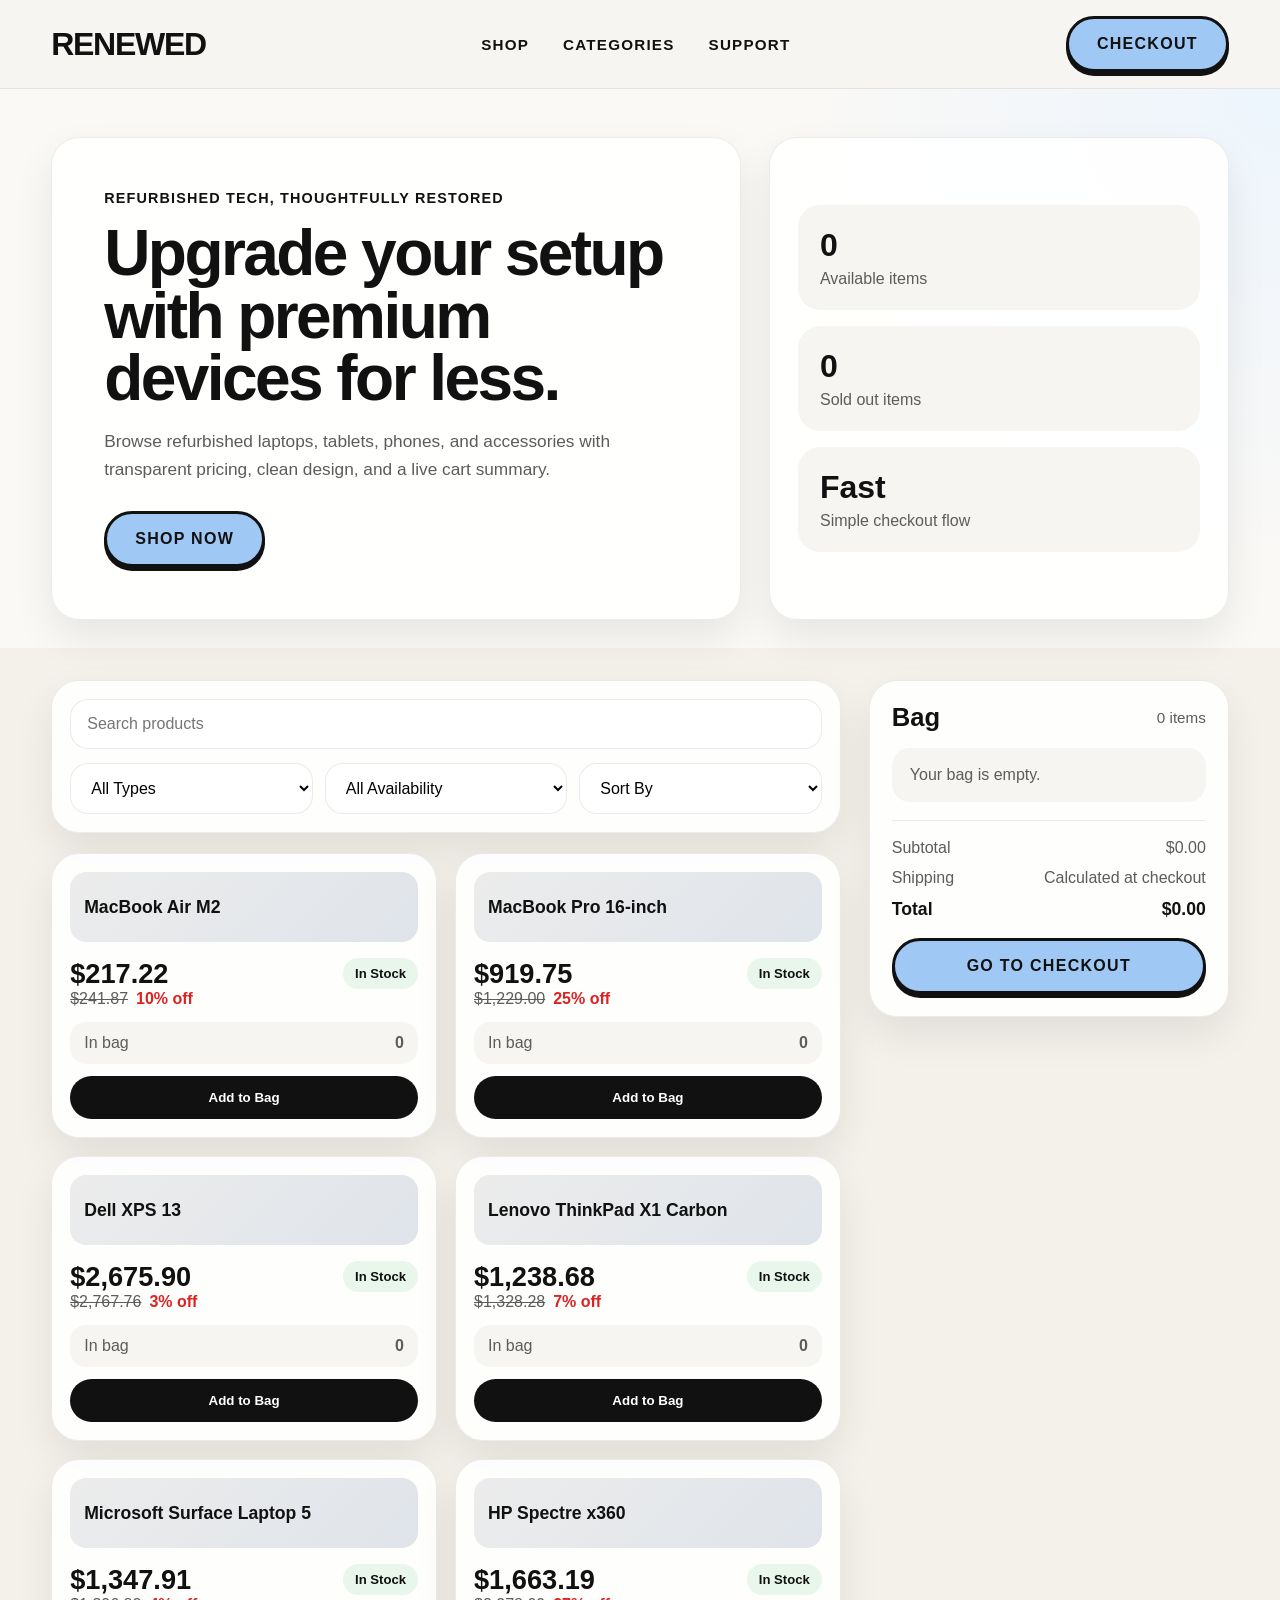
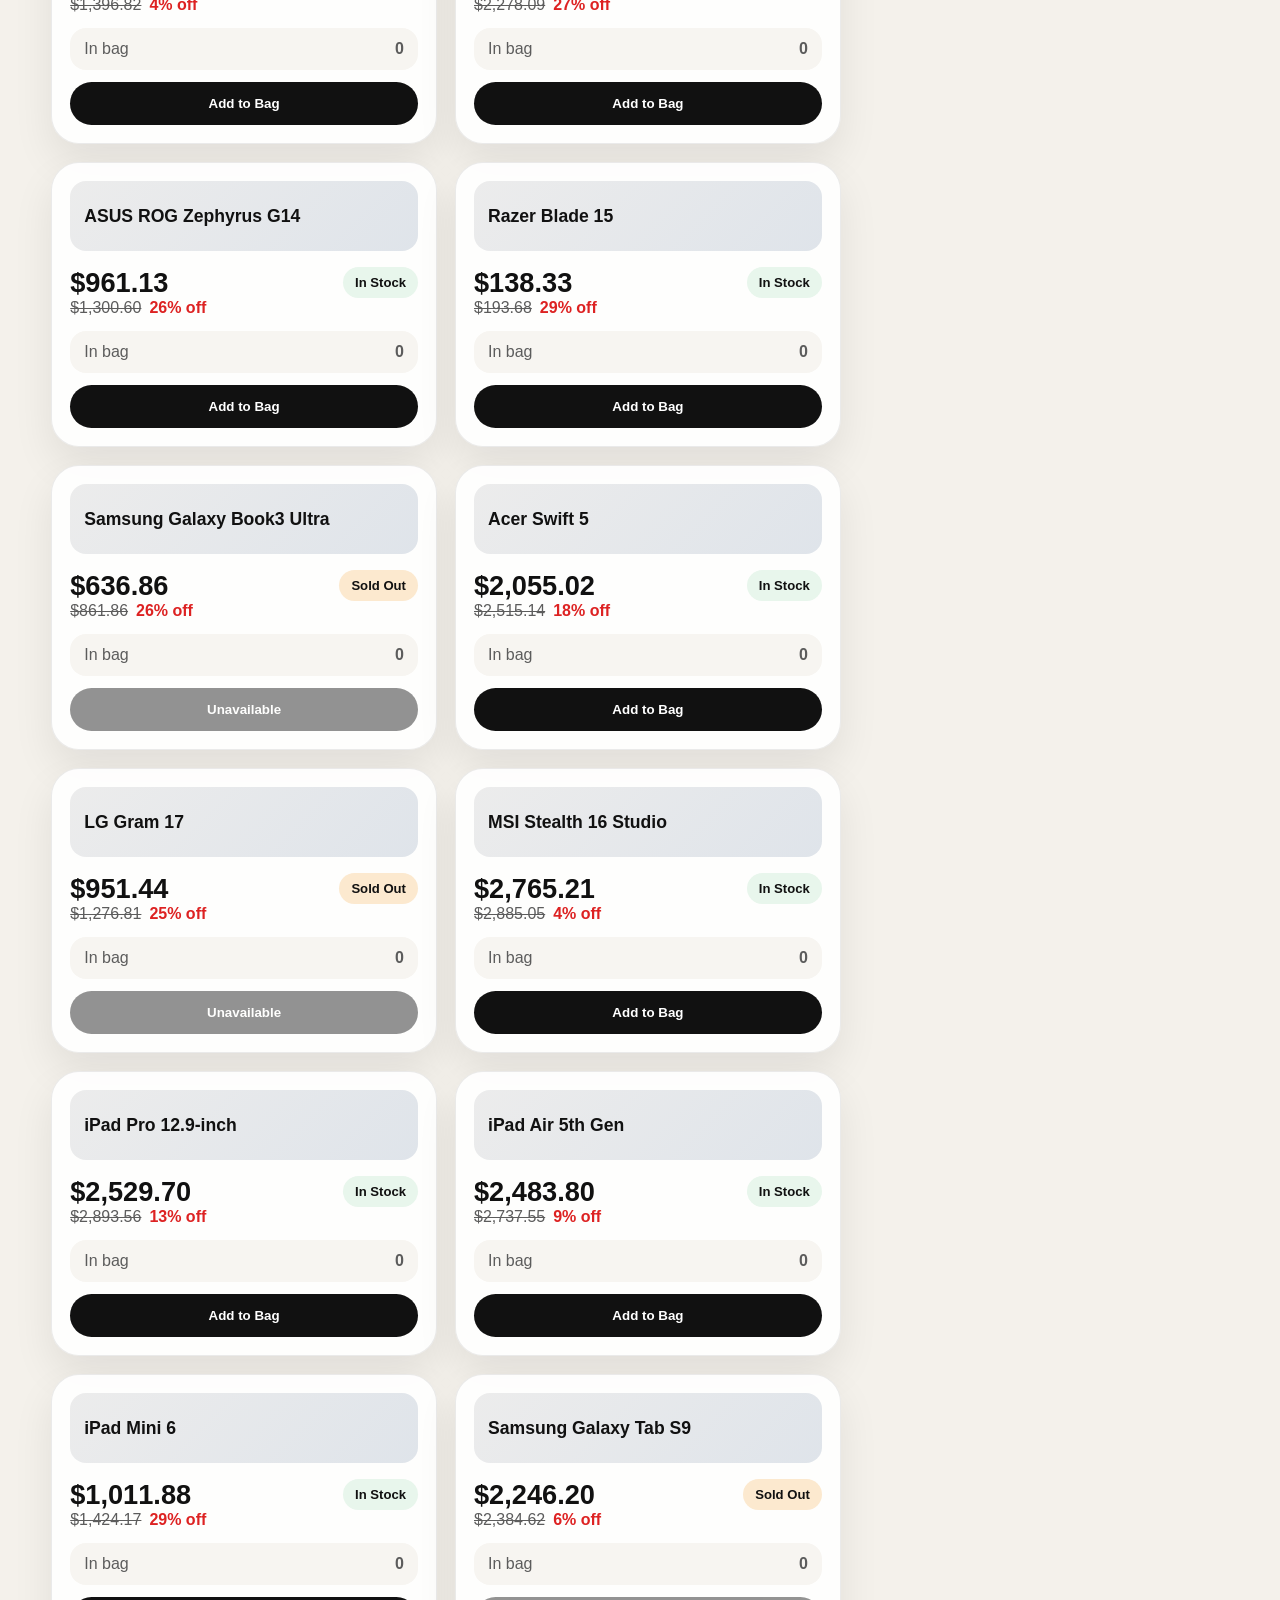
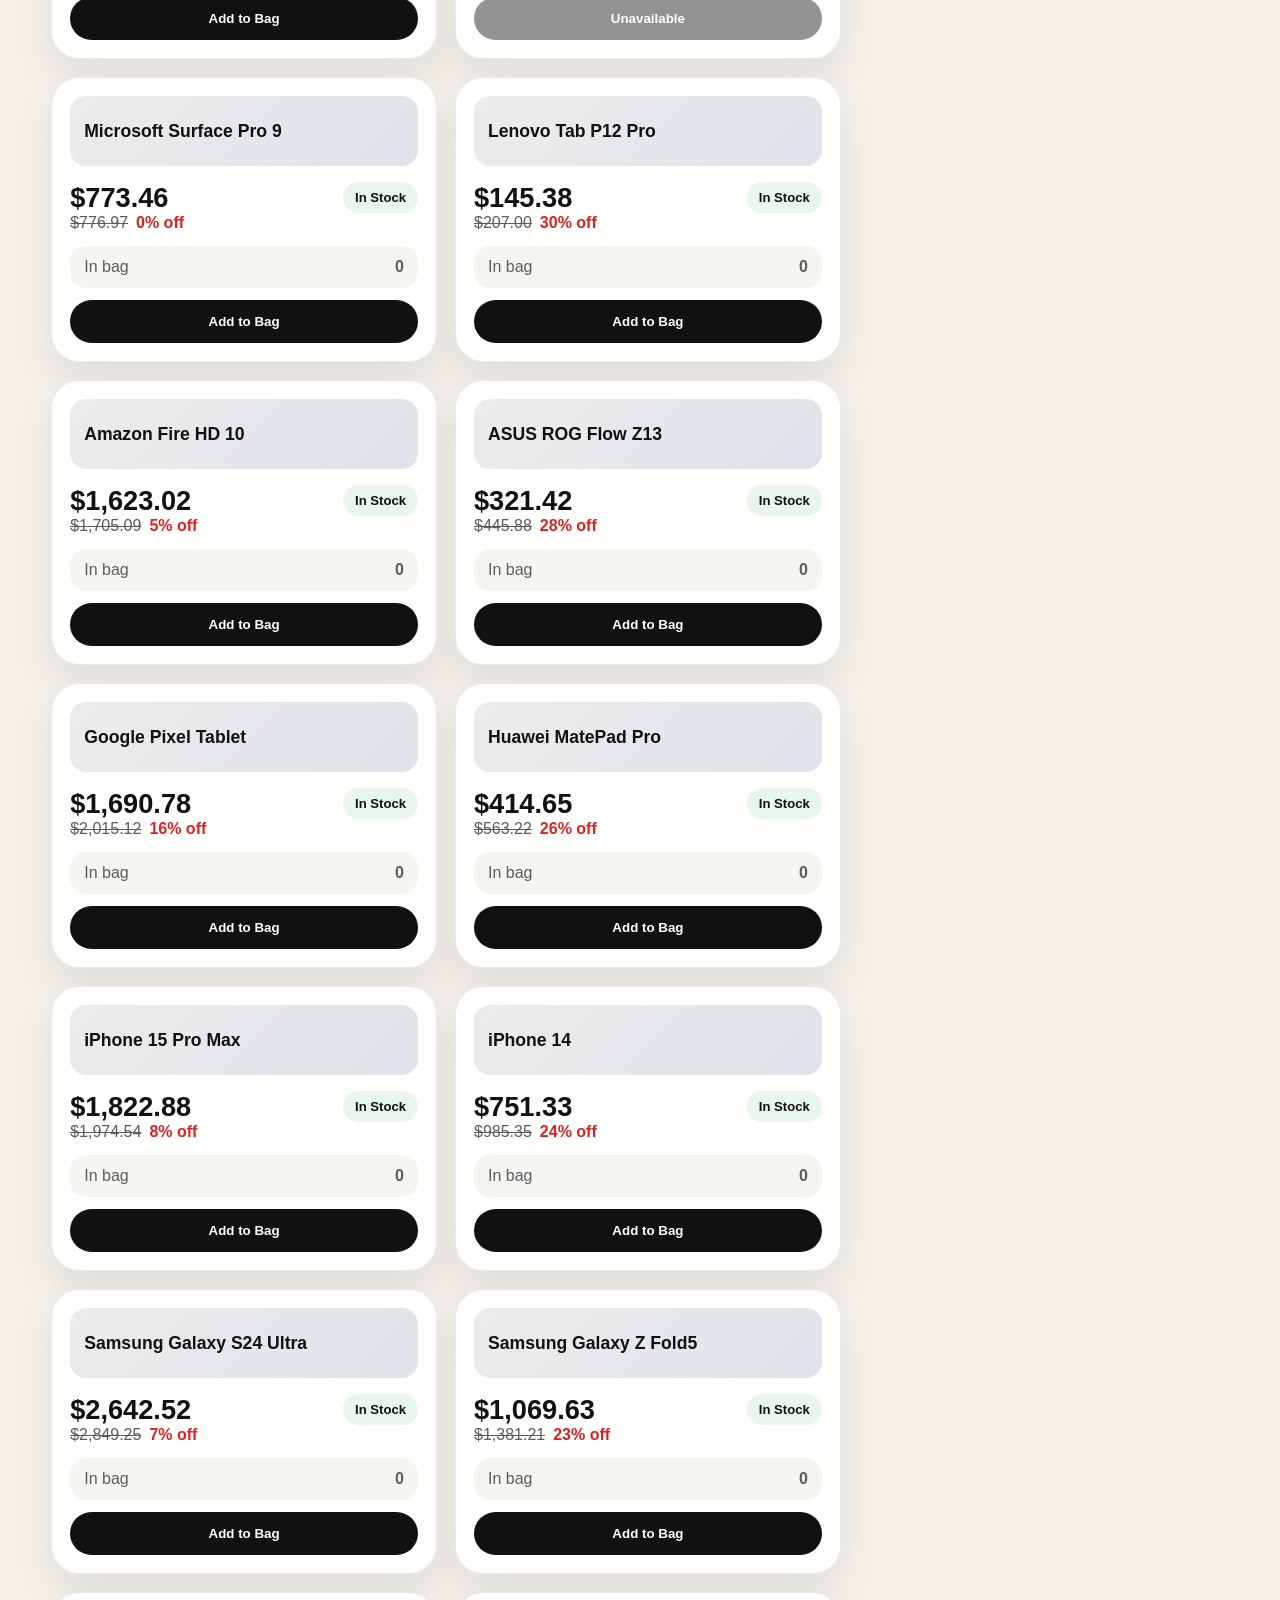
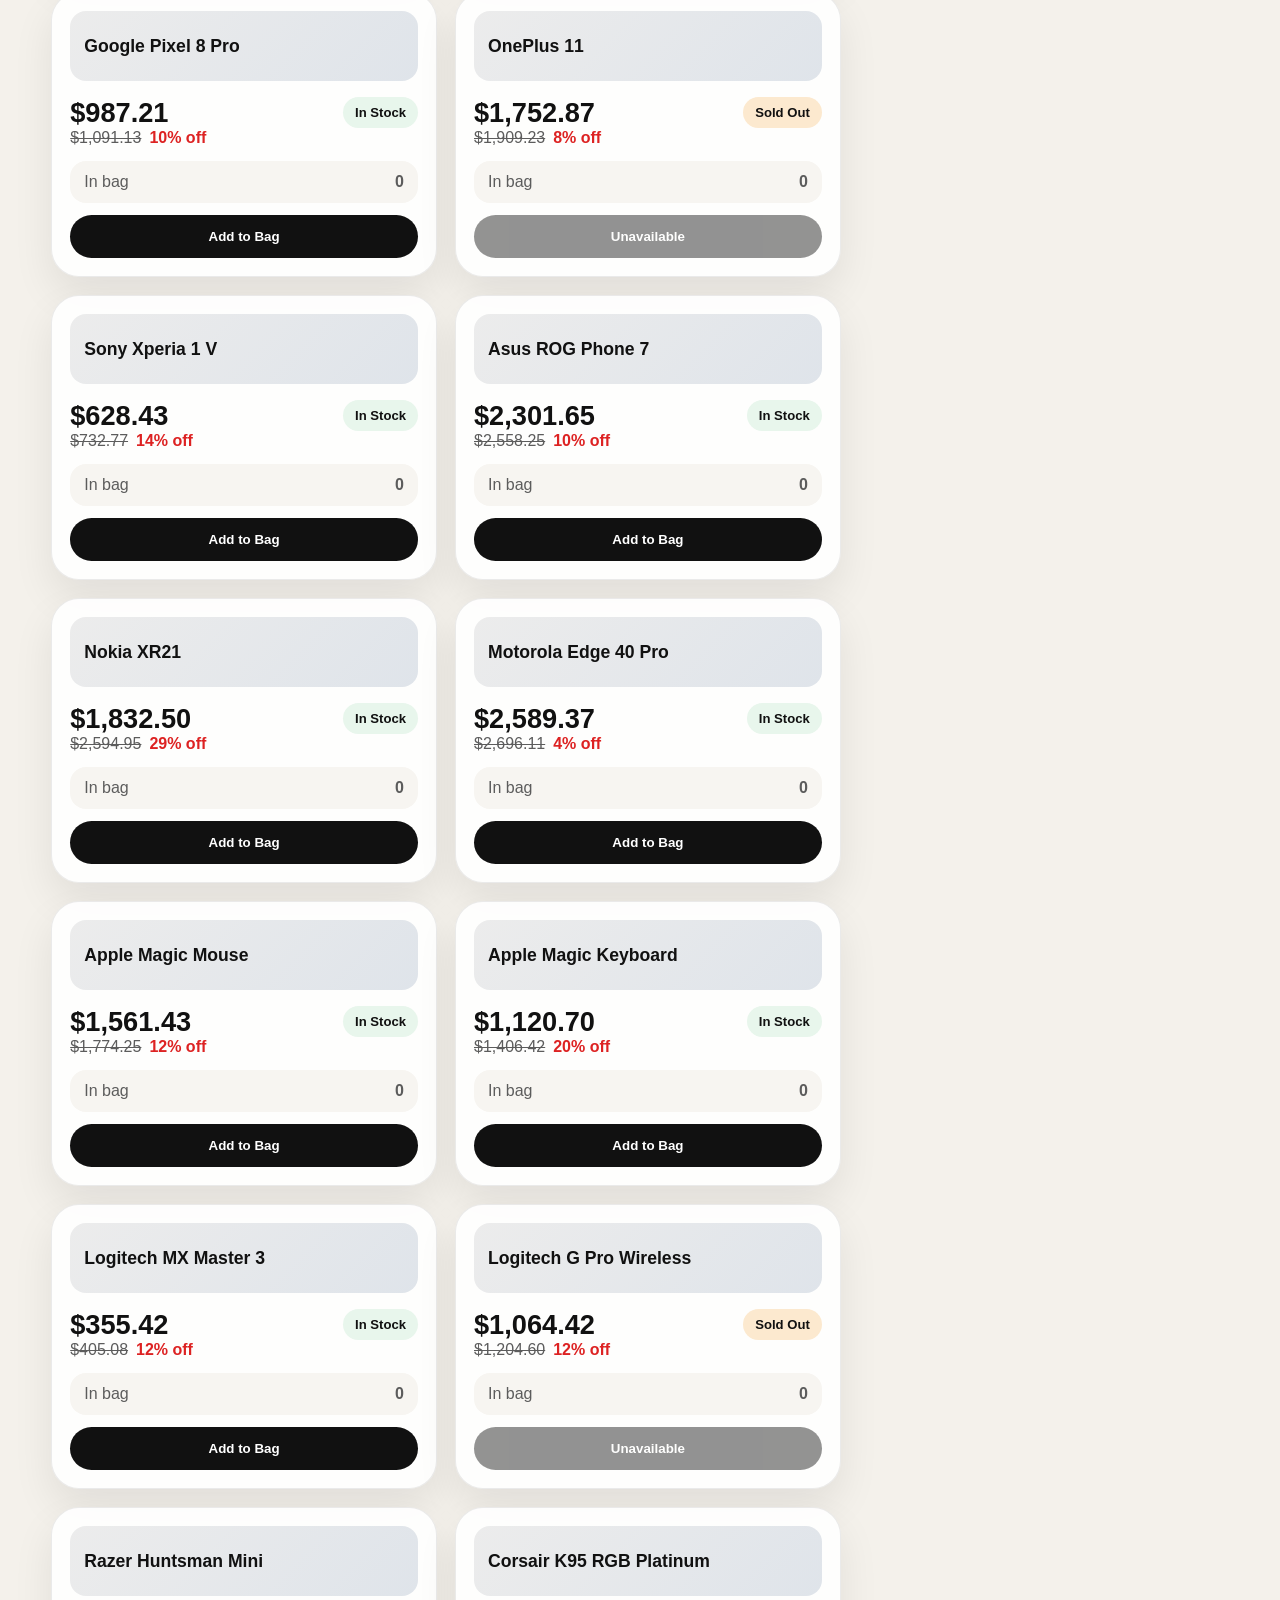
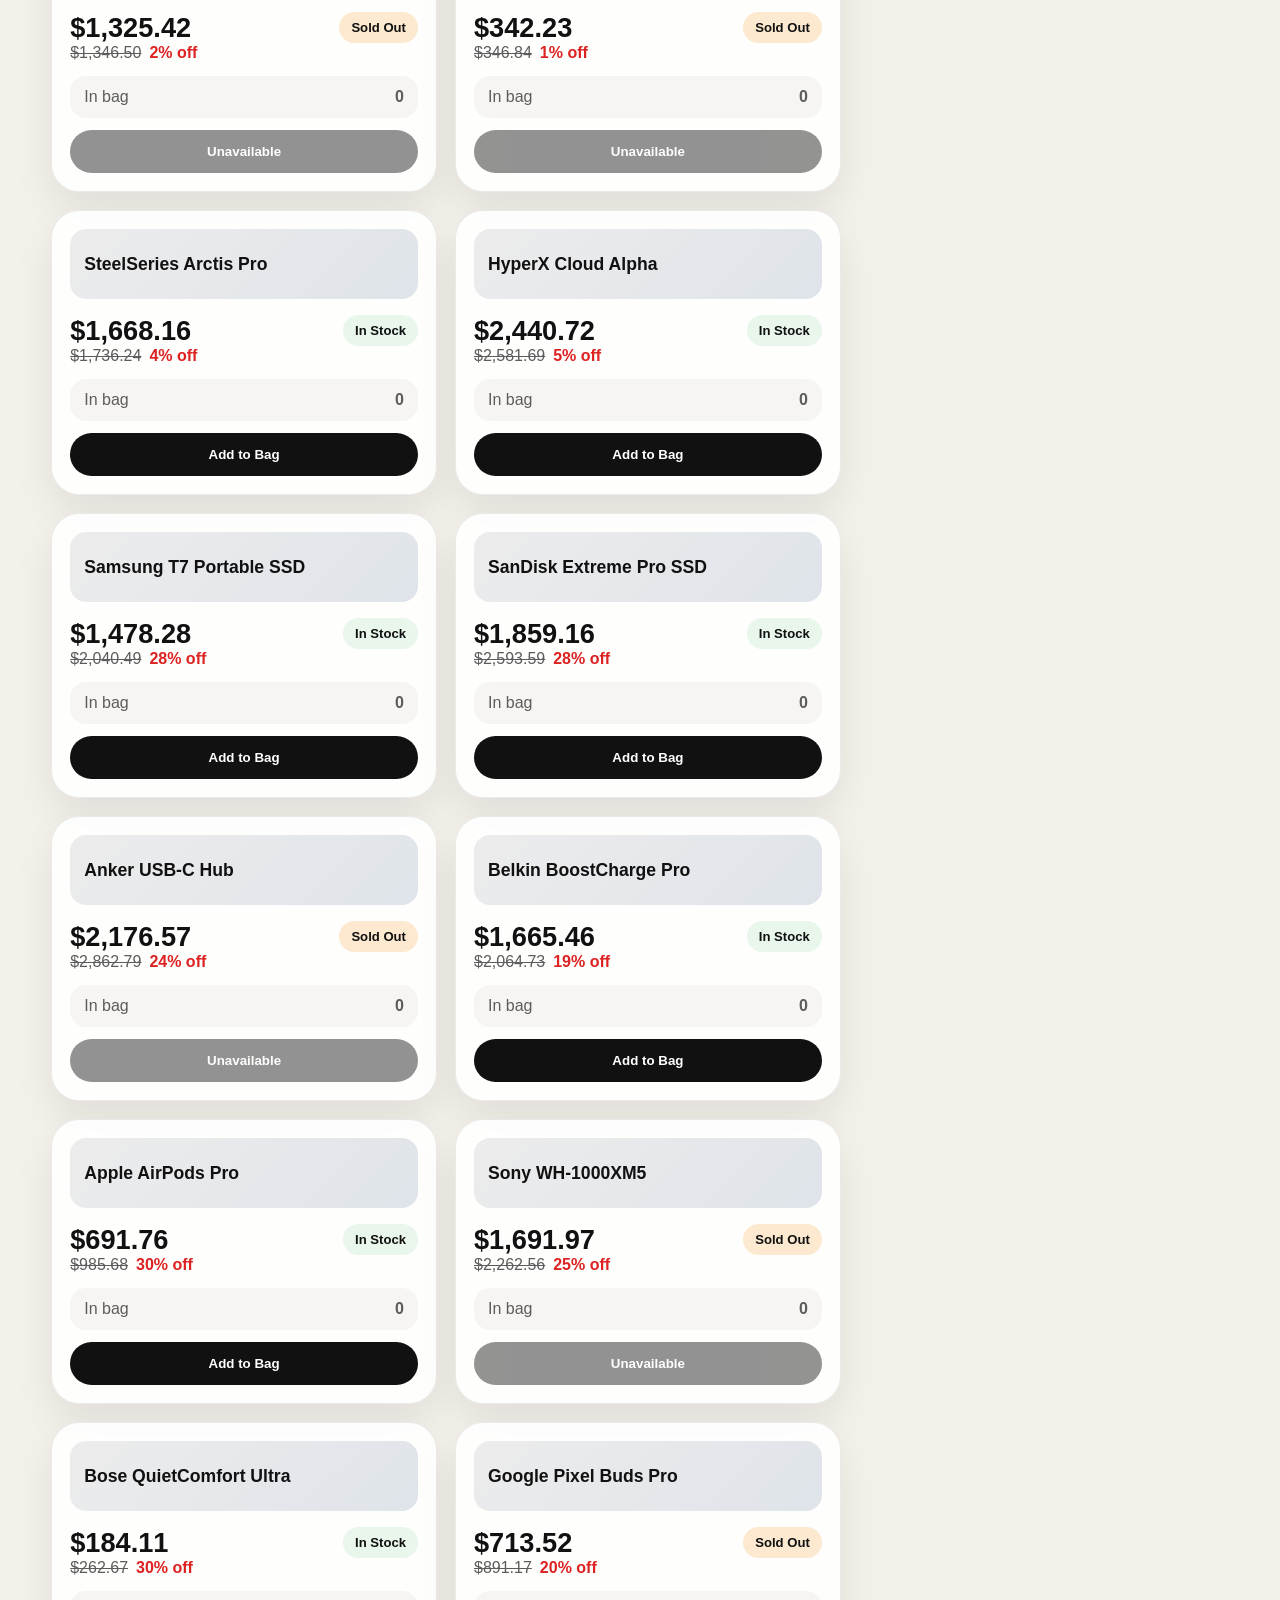
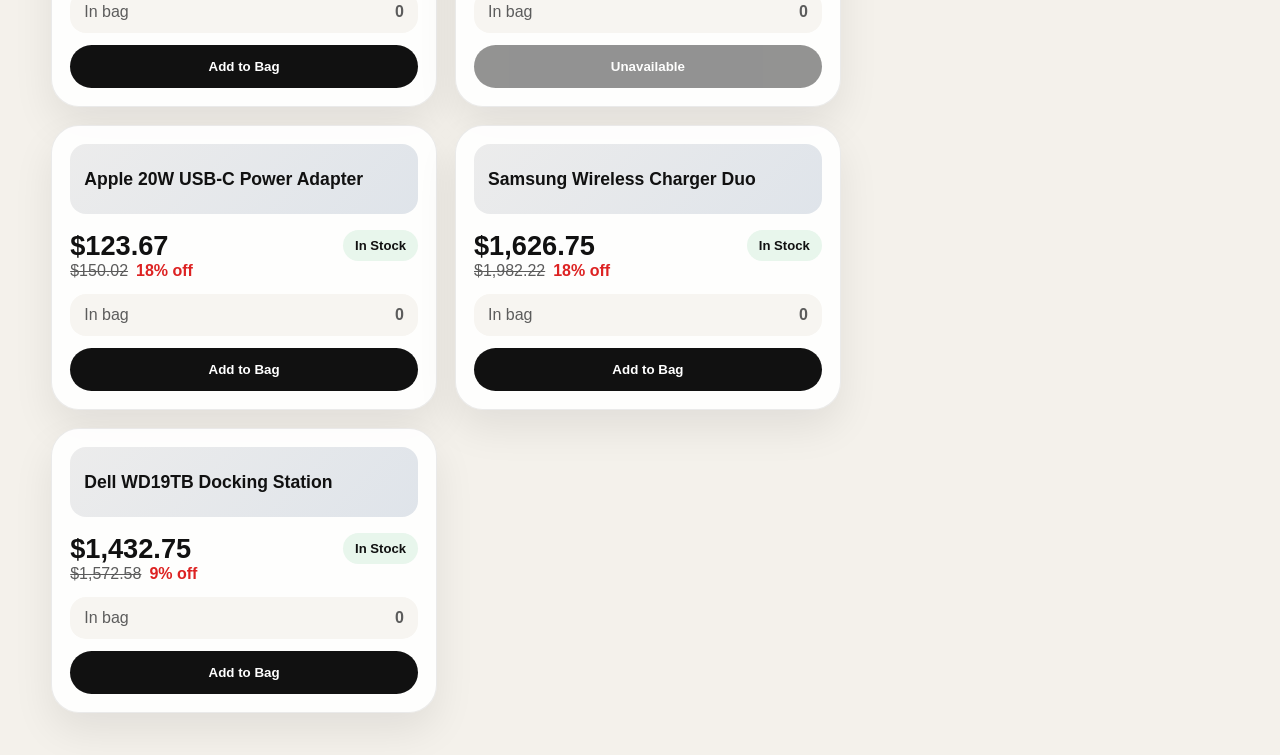
<file: index.html>
<!DOCTYPE html>
<html lang="en">
  <head>
    <meta charset="UTF-8" />
    <meta name="viewport" content="width=device-width, initial-scale=1.0" />
    <title>Renewed | Refurbished Computer Store</title>
    <link rel="stylesheet" href="style.css" />
  </head>
  <body>
    <header class="site-header">
      <div class="container nav">
        <div class="logo">RENEWED</div>

        <nav class="nav-links">
          <a href="#">Shop</a>
          <a href="#">Categories</a>
          <a href="#">Support</a>
        </nav>

        <a class="nav-cta" href="checkout.html">Checkout</a>
      </div>
    </header>

    <section class="hero">
      <div class="container hero-inner">
        <div class="hero-copy">
          <div class="eyebrow">Refurbished tech, thoughtfully restored</div>
          <h1>Upgrade your setup with premium devices for less.</h1>
          <p>
            Browse refurbished laptops, tablets, phones, and accessories with
            transparent pricing, clean design, and a live cart summary.
          </p>
          <a class="hero-button" href="#shop">Shop Now</a>
        </div>

        <div class="hero-card">
          <div class="hero-stat">
            <strong id="availableCount">0</strong>
            <span>Available items</span>
          </div>
          <div class="hero-stat">
            <strong id="soldOutCount">0</strong>
            <span>Sold out items</span>
          </div>
          <div class="hero-stat">
            <strong>Fast</strong>
            <span>Simple checkout flow</span>
          </div>
        </div>
      </div>
    </section>

    <main class="container main-layout" id="shop">
      <section class="catalog">
        <div class="toolbar">
          <input
            id="searchInput"
            class="search-input"
            type="text"
            placeholder="Search products"
          />

          <div class="filter-row">
            <select id="categorySelect">
              <option value="All">All Types</option>
              <option value="Laptop">Laptop</option>
              <option value="Tablet">Tablet</option>
              <option value="Mobile">Mobile</option>
              <option value="Accessory">Accessory</option>
            </select>

            <select id="availabilitySelect">
              <option value="All">All Availability</option>
              <option value="Available">Available</option>
              <option value="Unavailable">Sold Out</option>
            </select>

            <select id="sortSelect">
              <option value="default">Sort By</option>
              <option value="price-low-high">Price: Low to High</option>
              <option value="price-high-low">Price: High to Low</option>
              <option value="name-a-z">Name: A to Z</option>
              <option value="name-z-a">Name: Z to A</option>
            </select>
          </div>
        </div>

        <div id="productsGrid" class="products-grid"></div>
        <div id="emptyState" class="empty-state hidden">
          No products match your filters.
        </div>
      </section>

      <aside class="cart-panel">
        <div class="cart-panel-header">
          <h2>Bag</h2>
          <span id="cartCount">0 items</span>
        </div>

        <div id="cartItems" class="cart-items">
          <div class="empty-cart">Your bag is empty.</div>
        </div>

        <div class="cart-summary">
          <div class="summary-row">
            <span>Subtotal</span>
            <span id="subtotal">$0.00</span>
          </div>
          <div class="summary-row">
            <span>Shipping</span>
            <span id="shipping">Calculated at checkout</span>
          </div>
          <div class="summary-row total">
            <span>Total</span>
            <span id="cartTotal">$0.00</span>
          </div>
        </div>

        <a class="checkout-button" href="checkout.html">Go to Checkout</a>
      </aside>
    </main>

    <script src="script.js"></script>
  </body>
</html>
</file>
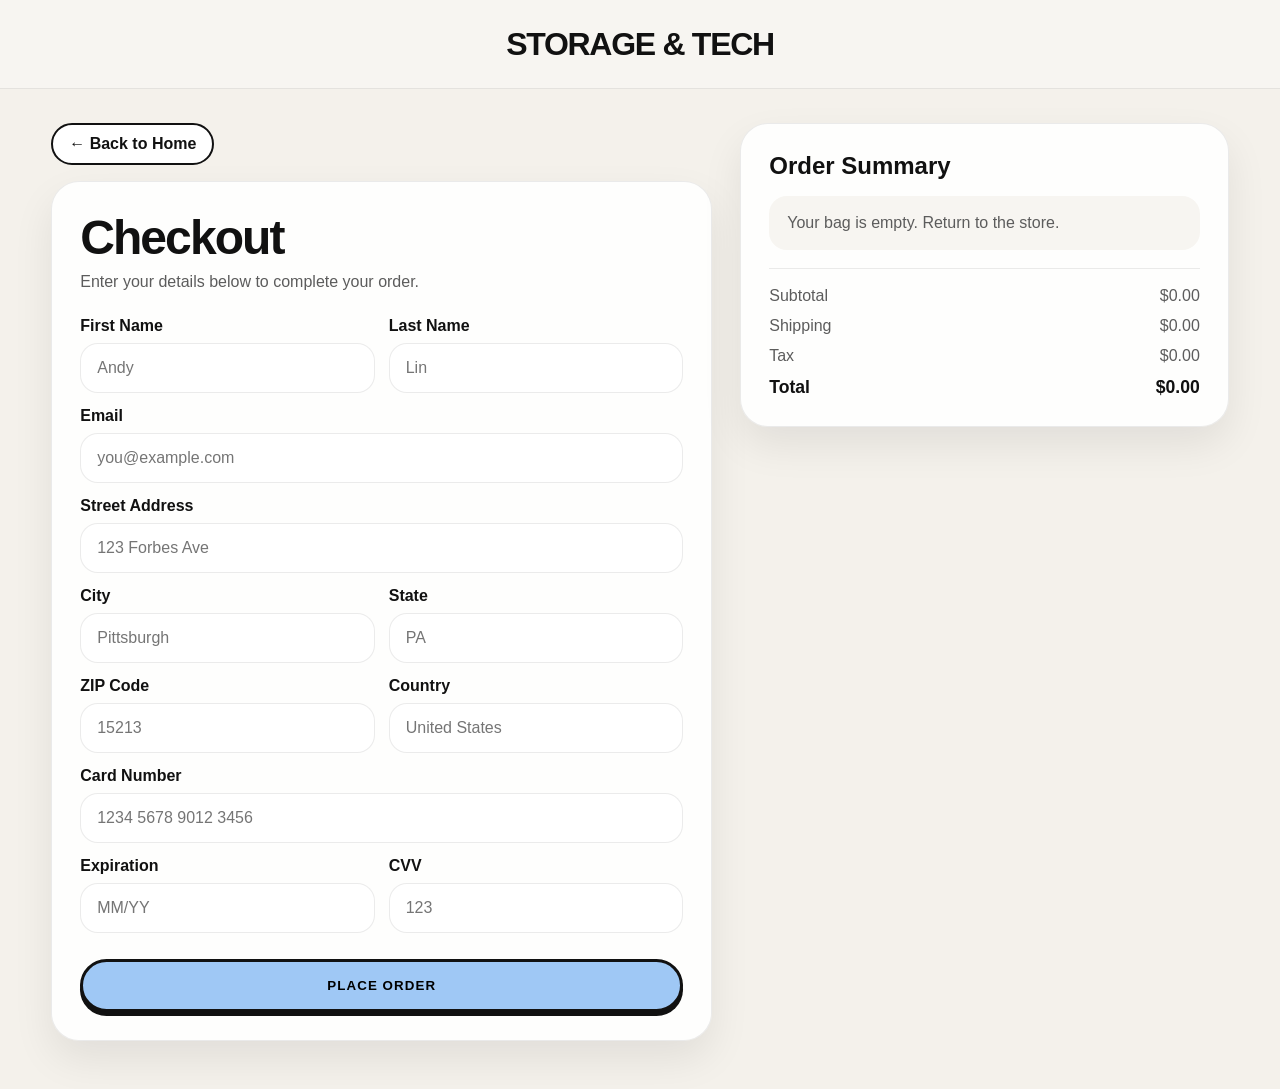
<file: checkout.html>
<!DOCTYPE html>
<html lang="en">
  <head>
    <meta charset="UTF-8" />
    <meta name="viewport" content="width=device-width, initial-scale=1.0" />
    <title>Checkout | Renewed</title>
    <link rel="stylesheet" href="style.css" />
  </head>
  <body>
    <header class="site-header">
      <div class="container nav center-nav">
        <div class="logo">STORAGE & TECH</div>
      </div>
</header>

    <main class="container checkout-layout">

      <section class="checkout-form-section">

        <a class="back-home-button" href="home.html">
          ← Back to Home
        </a>

        <div class="section-card">
          <h1 class="checkout-title">Checkout</h1>
          <p class="checkout-subtitle">
            Enter your details below to complete your order.
          </p>

          <form class="checkout-form">
            <div class="form-grid">
              <div class="form-group">
                <label for="firstName">First Name</label>
                <input id="firstName" type="text" placeholder="Andy" />
              </div>

              <div class="form-group">
                <label for="lastName">Last Name</label>
                <input id="lastName" type="text" placeholder="Lin" />
              </div>
            </div>

            <div class="form-group">
              <label for="email">Email</label>
              <input id="email" type="email" placeholder="you@example.com" />
            </div>

            <div class="form-group">
              <label for="address">Street Address</label>
              <input id="address" type="text" placeholder="123 Forbes Ave" />
            </div>

            <div class="form-grid">
              <div class="form-group">
                <label for="city">City</label>
                <input id="city" type="text" placeholder="Pittsburgh" />
              </div>

              <div class="form-group">
                <label for="state">State</label>
                <input id="state" type="text" placeholder="PA" />
              </div>
            </div>

            <div class="form-grid">
              <div class="form-group">
                <label for="zip">ZIP Code</label>
                <input id="zip" type="text" placeholder="15213" />
              </div>

              <div class="form-group">
                <label for="country">Country</label>
                <input id="country" type="text" placeholder="United States" />
              </div>
            </div>

            <div class="form-group">
              <label for="card">Card Number</label>
              <input id="card" type="text" placeholder="1234 5678 9012 3456" />
            </div>

            <div class="form-grid">
              <div class="form-group">
                <label for="exp">Expiration</label>
                <input id="exp" type="text" placeholder="MM/YY" />
              </div>

              <div class="form-group">
                <label for="cvv">CVV</label>
                <input id="cvv" type="text" placeholder="123" />
              </div>
            </div>

            <button type="button" class="place-order-button">
              Place Order
            </button>
          </form>
        </div>
      </section>

      <aside class="checkout-summary-section">
        <div class="section-card">
          <h2>Order Summary</h2>
          <div id="checkoutItems" class="checkout-items"></div>

          <div class="cart-summary checkout-totals">
            <div class="summary-row">
              <span>Subtotal</span>
              <span id="checkoutSubtotal">$0.00</span>
            </div>
            <div class="summary-row">
              <span>Shipping</span>
              <span id="checkoutShipping">$0.00</span>
            </div>
            <div class="summary-row">
              <span>Tax</span>
              <span id="checkoutTax">$0.00</span>
            </div>
            <div class="summary-row total">
              <span>Total</span>
              <span id="checkoutTotal">$0.00</span>
            </div>
          </div>
        </div>
      </aside>
    </main>

    <script src="checkout.js"></script>
  </body>
</html>
</file>
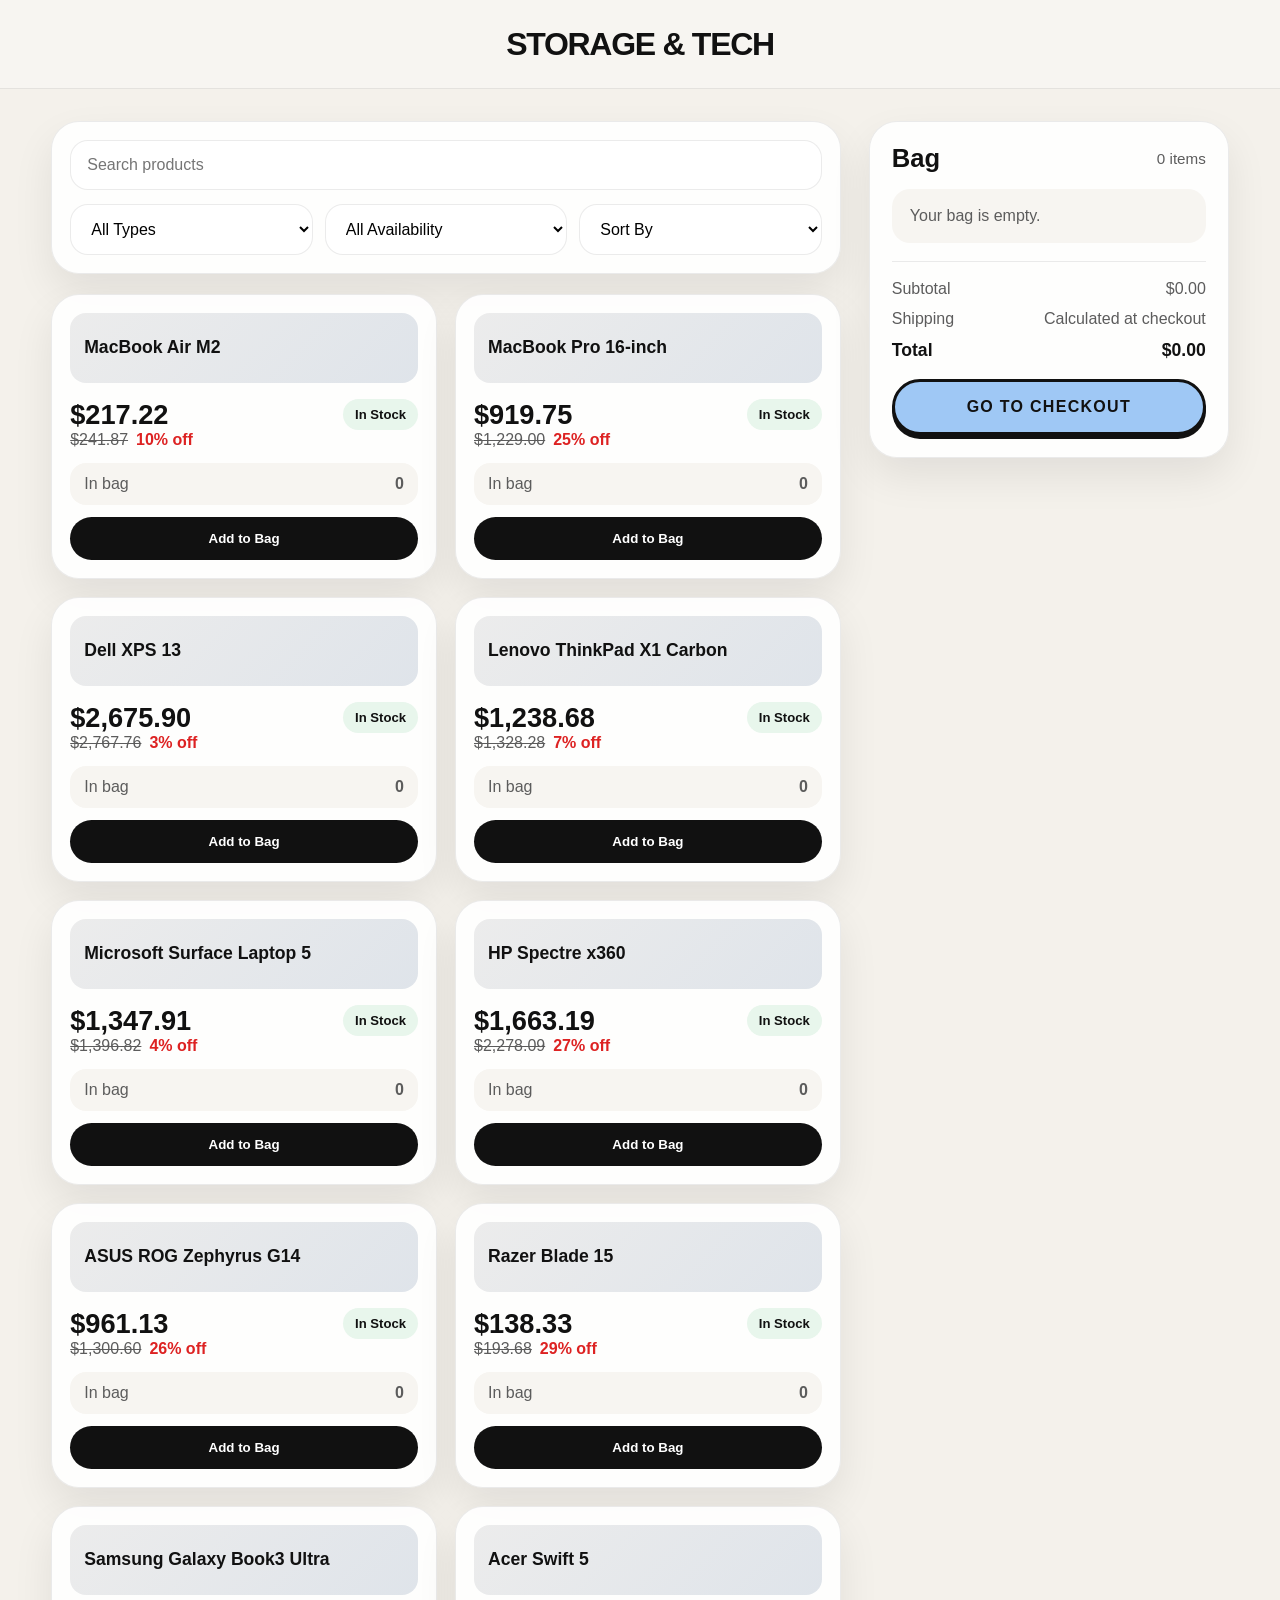
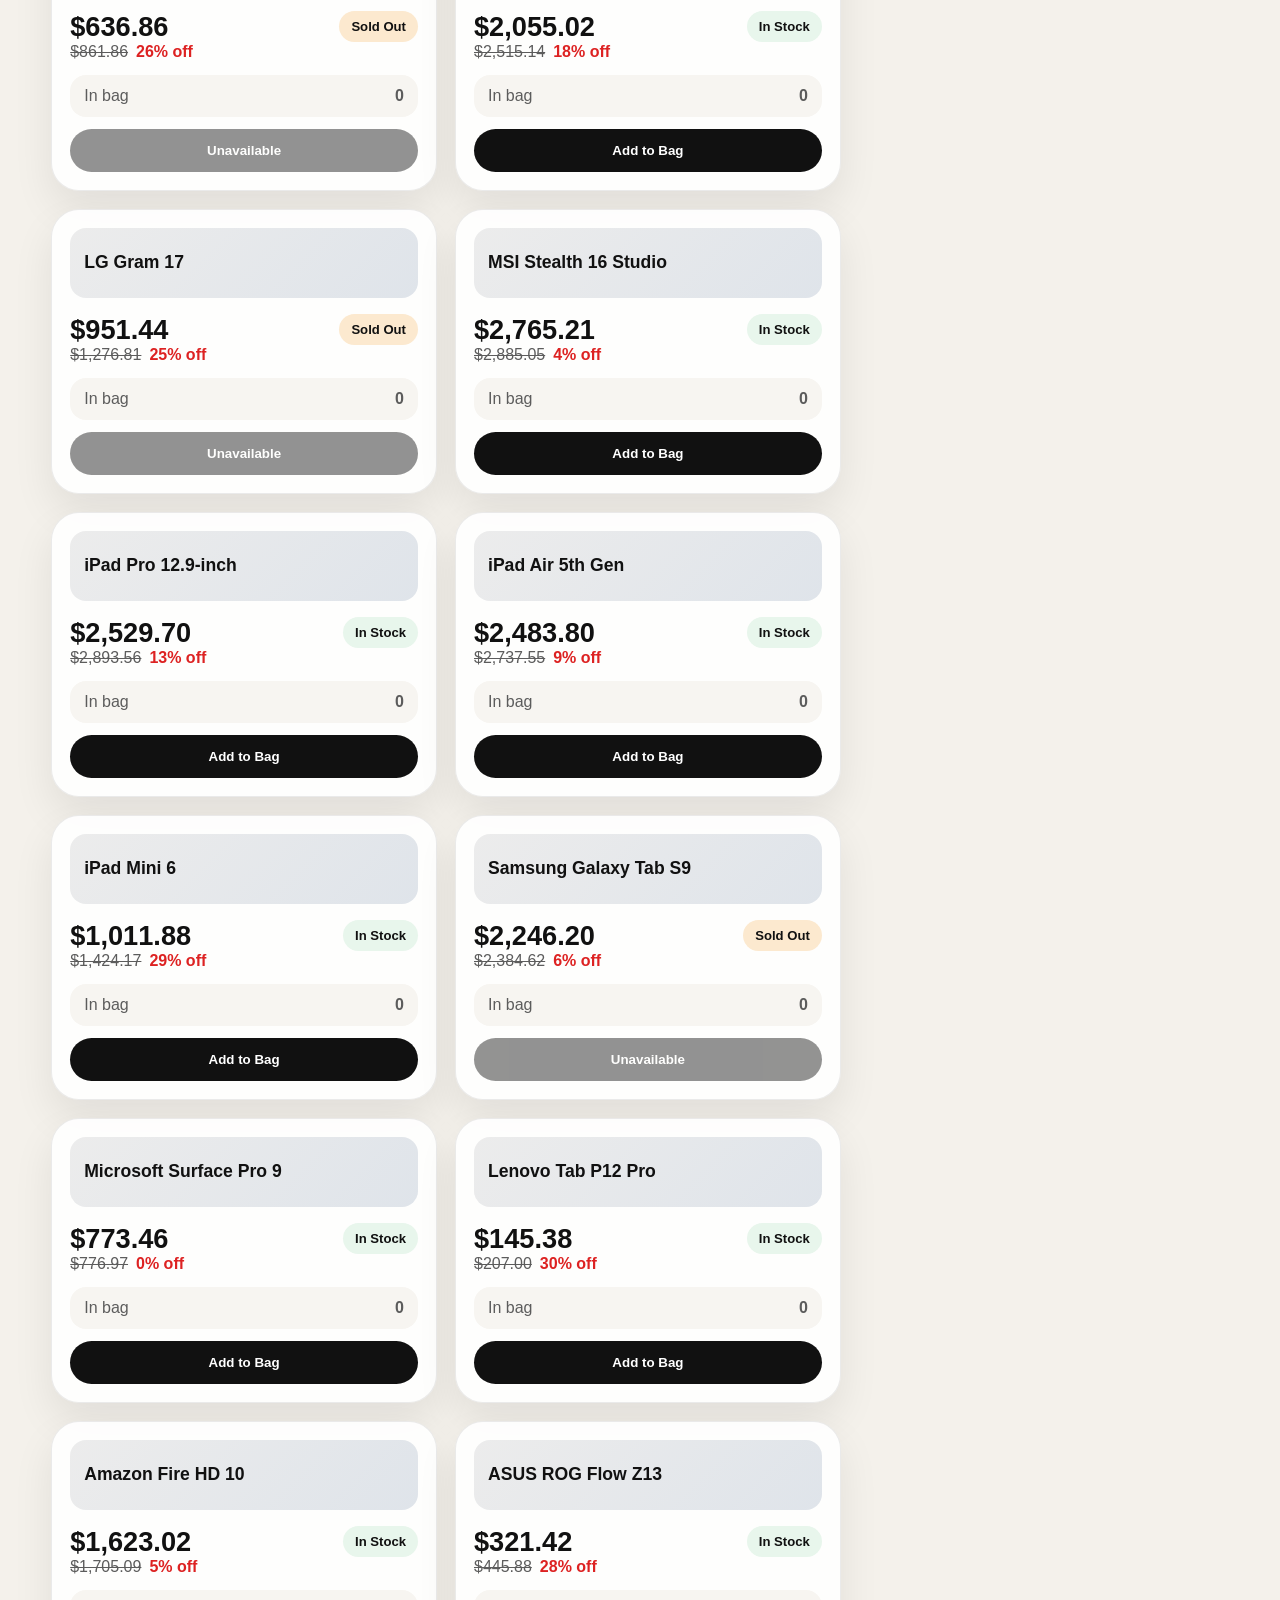
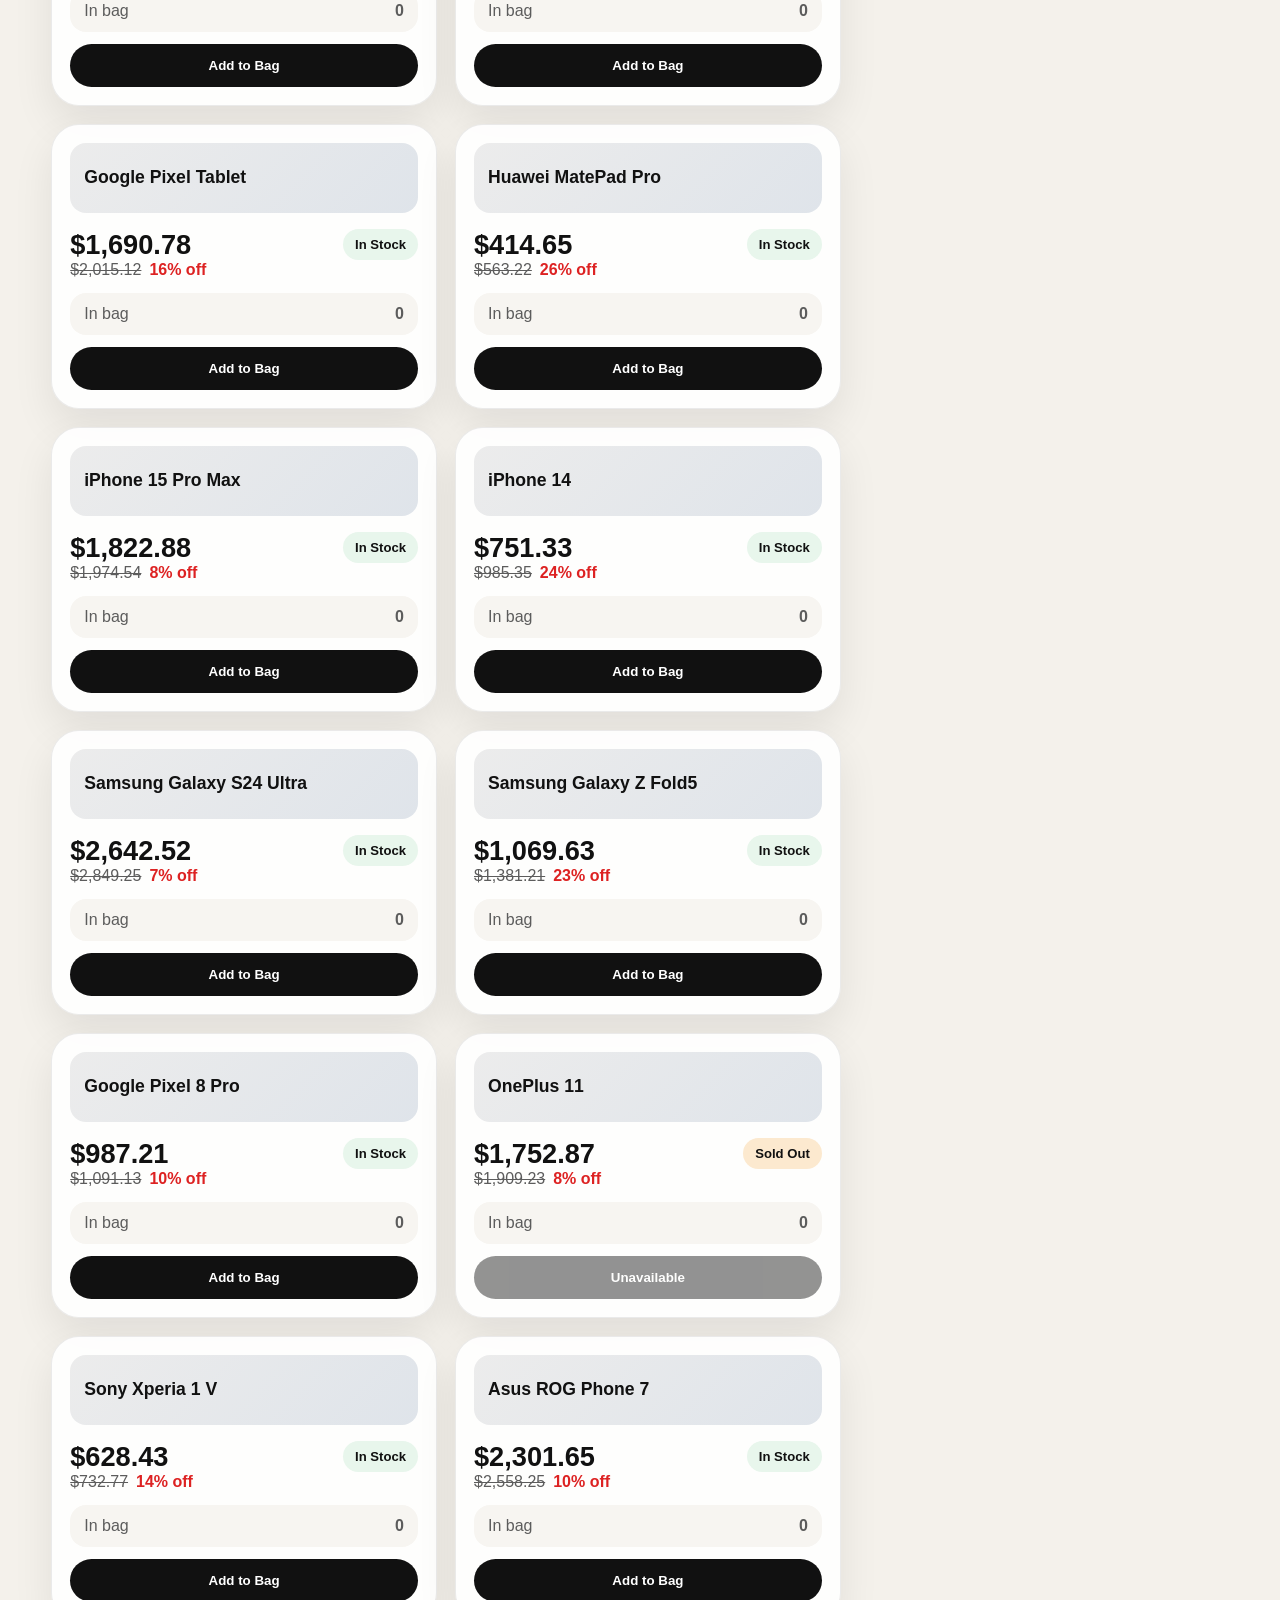
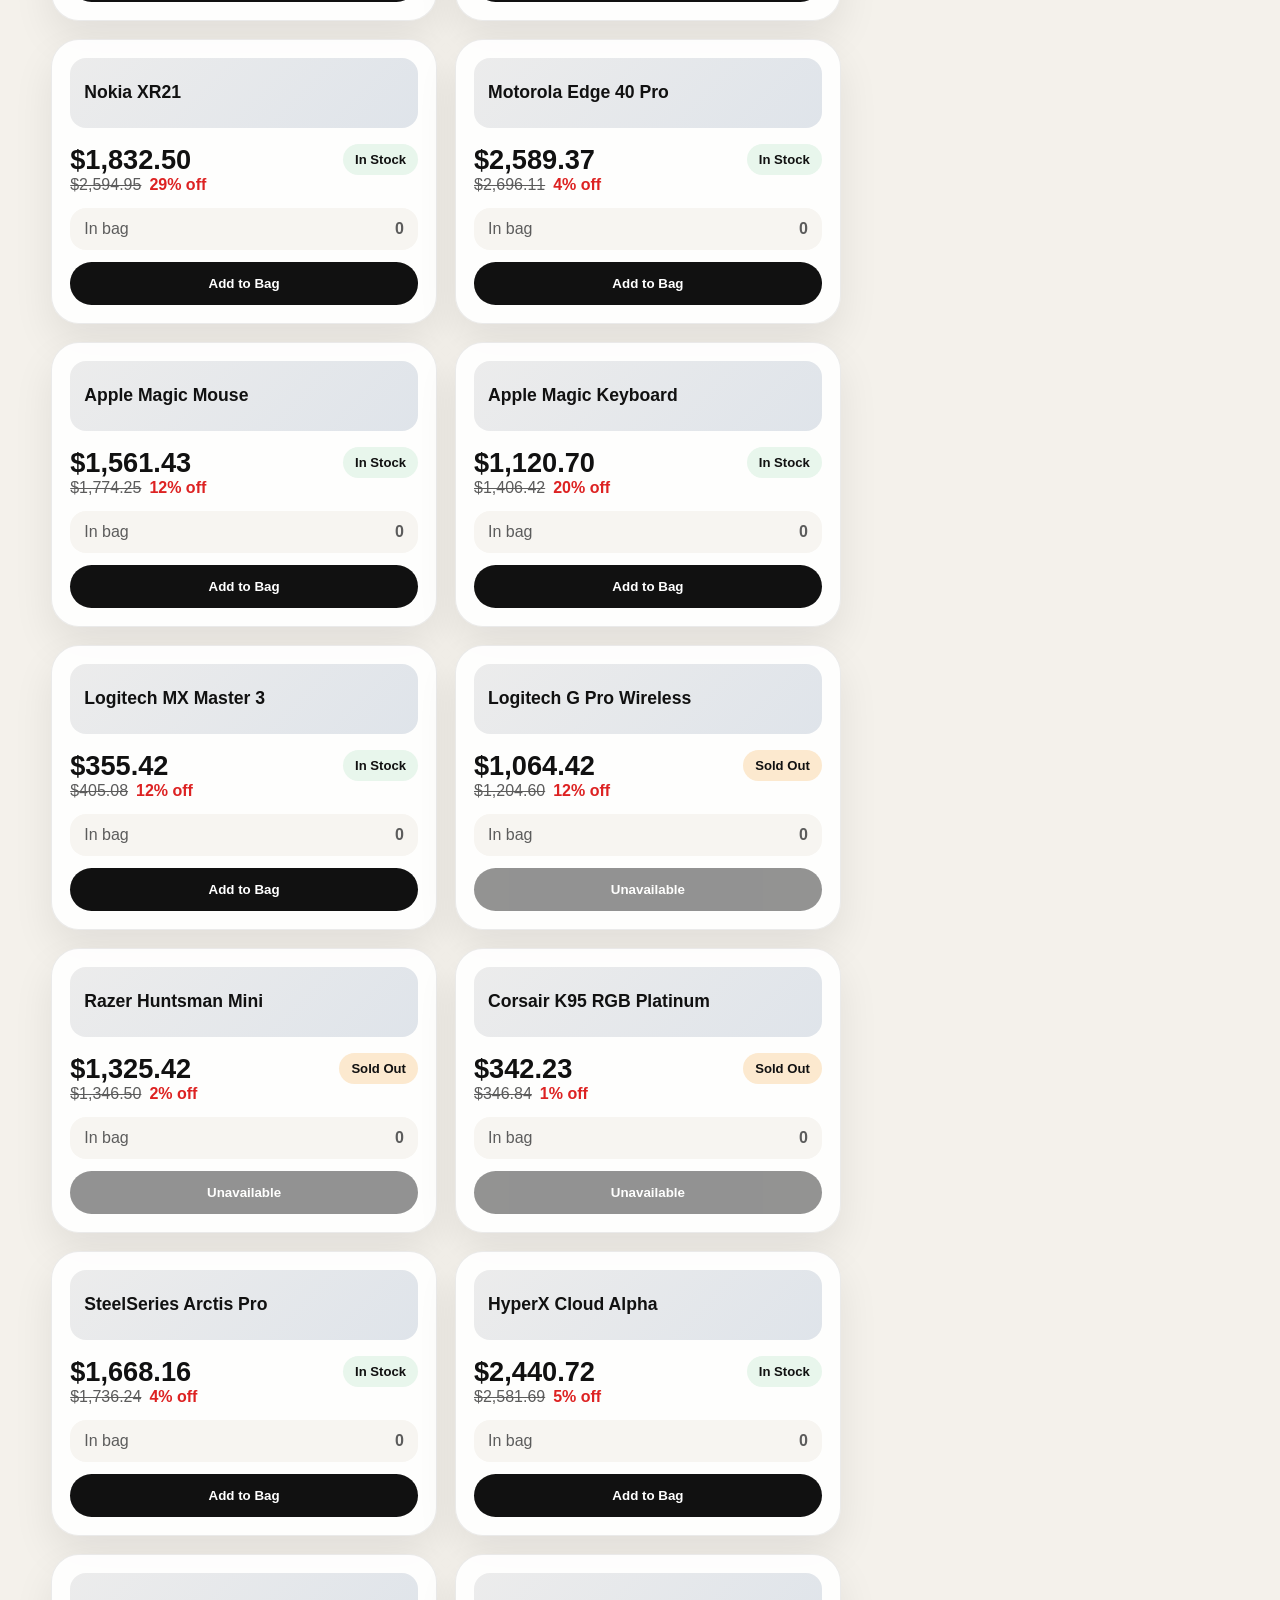
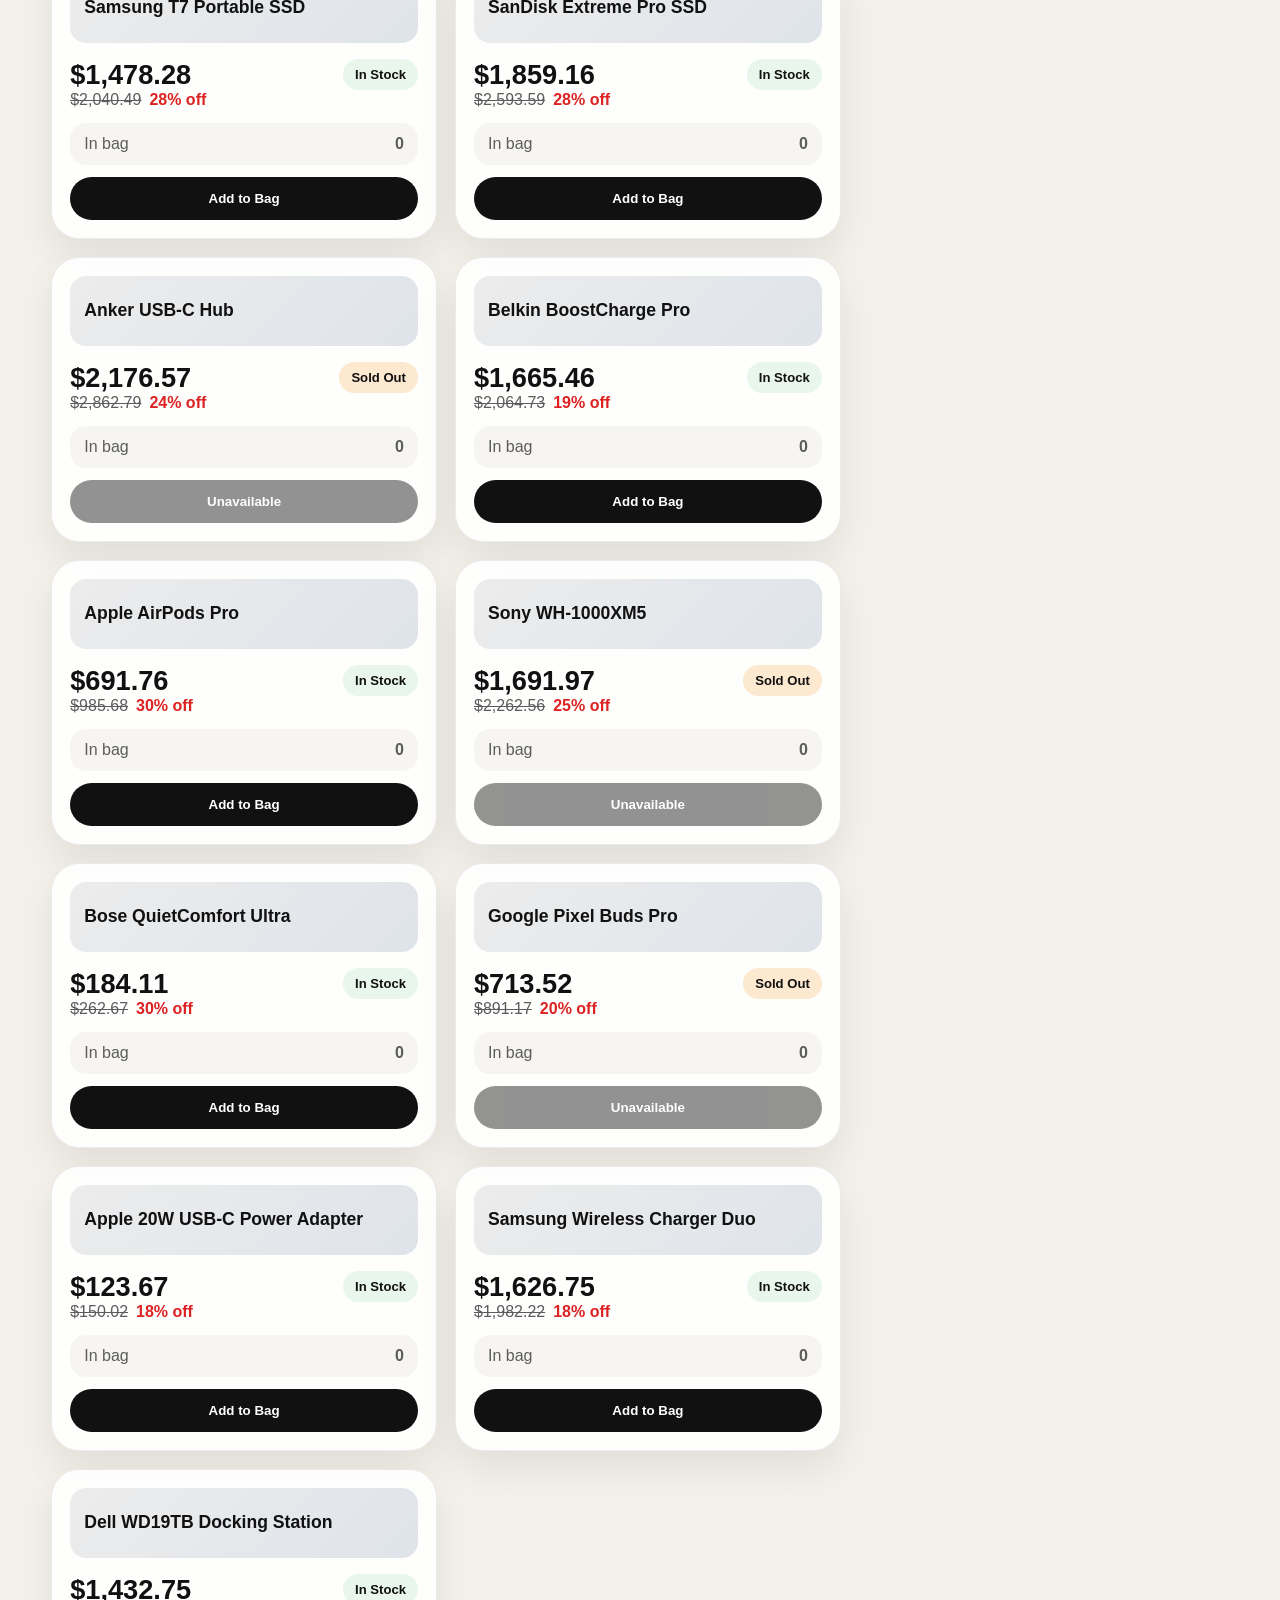
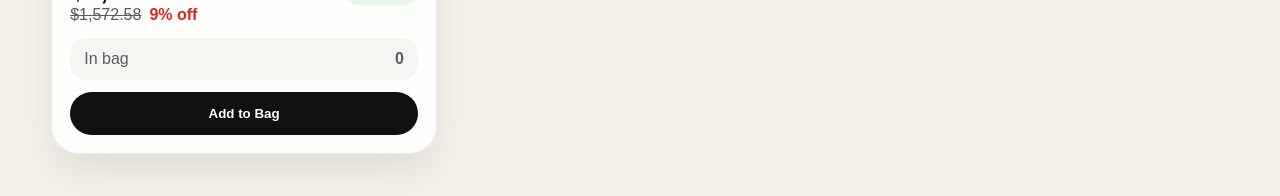
<file: home.html>
<!DOCTYPE html>
<html lang="en">
  <head>
    <meta charset="UTF-8" />
    <meta name="viewport" content="width=device-width, initial-scale=1.0" />
    <title>Renewed | Refurbished Computer Store</title>
    <link rel="stylesheet" href="style.css" />
  </head>
  <body>
    <header class="site-header">
      <div class="container nav center-nav">
        <div class="logo">STORAGE & TECH</div>
      </div>
</header>

    <main class="container main-layout" id="shop">
      <section class="catalog">
        <div class="toolbar">
          <input
            id="searchInput"
            class="search-input"
            type="text"
            placeholder="Search products"
          />

          <div class="filter-row">
            <select id="categorySelect">
              <option value="All">All Types</option>
              <option value="Laptop">Laptop</option>
              <option value="Tablet">Tablet</option>
              <option value="Mobile">Mobile</option>
              <option value="Accessory">Accessory</option>
            </select>

            <select id="availabilitySelect">
              <option value="All">All Availability</option>
              <option value="Available">Available</option>
              <option value="Unavailable">Sold Out</option>
            </select>

            <select id="sortSelect">
              <option value="default">Sort By</option>
              <option value="price-low-high">Price: Low to High</option>
              <option value="price-high-low">Price: High to Low</option>
              <option value="name-a-z">Name: A to Z</option>
              <option value="name-z-a">Name: Z to A</option>
            </select>
          </div>
        </div>

        <div id="productsGrid" class="products-grid"></div>
        <div id="emptyState" class="empty-state hidden">
          No products match your filters.
        </div>
      </section>

      <aside class="cart-panel">
        <div class="cart-panel-header">
          <h2>Bag</h2>
          <span id="cartCount">0 items</span>
        </div>

        <div id="cartItems" class="cart-items">
          <div class="empty-cart">Your bag is empty.</div>
        </div>

        <div class="cart-summary">
          <div class="summary-row">
            <span>Subtotal</span>
            <span id="subtotal">$0.00</span>
          </div>
          <div class="summary-row">
            <span>Shipping</span>
            <span id="shipping">Calculated at checkout</span>
          </div>
          <div class="summary-row total">
            <span>Total</span>
            <span id="cartTotal">$0.00</span>
          </div>
        </div>

        <a class="checkout-button" href="checkout.html">Go to Checkout</a>
      </aside>
    </main>

    <script src="script.js"></script>
  </body>
</html>
</file>
<file: style.css>
* {
  box-sizing: border-box;
  margin: 0;
  padding: 0;
}

:root {
  --bg: #f4f1eb;
  --card: rgba(255, 255, 255, 0.9);
  --text: #111111;
  --muted: #5c5c5c;
  --border: rgba(0, 0, 0, 0.08);
  --blue: #9fc8f5;
  --blue-hover: #8bbbef;
  --shadow: 0 18px 40px rgba(0, 0, 0, 0.08);
}

html {
  scroll-behavior: smooth;
}

body {
  font-family: Arial, Helvetica, sans-serif;
  background: var(--bg);
  color: var(--text);
}

a {
  color: inherit;
  text-decoration: none;
}

.container {
  width: min(1200px, 92%);
  margin: 0 auto;
}

.site-header {
  background: #f7f5f1;
  border-bottom: 1px solid var(--border);
  position: sticky;
  top: 0;
  z-index: 20;
}

.nav {
  min-height: 88px;
  display: flex;
  align-items: center;
  justify-content: space-between;
  gap: 20px;
}

.logo {
  font-size: 2rem;
  font-weight: 800;
  letter-spacing: -0.04em;
}

.nav-links {
  display: flex;
  gap: 34px;
  font-size: 0.95rem;
  font-weight: 700;
  text-transform: uppercase;
  letter-spacing: 0.08em;
}

.nav-cta,
.hero-button,
.checkout-button,
.place-order-button {
  display: inline-flex;
  align-items: center;
  justify-content: center;
  border: 3px solid #111;
  background: var(--blue);
  border-radius: 999px;
  padding: 16px 28px;
  font-weight: 800;
  letter-spacing: 0.08em;
  text-transform: uppercase;
  box-shadow: 0 4px 0 #111;
  transition: 0.2s ease;
}

.nav-cta:hover,
.hero-button:hover,
.checkout-button:hover,
.place-order-button:hover {
  background: var(--blue-hover);
  transform: translateY(1px);
  box-shadow: 0 3px 0 #111;
}

.hero {
  padding: 48px 0 28px;
  background:
    linear-gradient(rgba(255,255,255,0.55), rgba(255,255,255,0.55)),
    radial-gradient(circle at top right, #d7e9fb, transparent 35%);
}

.hero-inner {
  display: grid;
  grid-template-columns: 1.2fr 0.8fr;
  gap: 28px;
  align-items: stretch;
}

.hero-copy,
.hero-card,
.toolbar,
.cart-panel,
.product-card,
.section-card {
  background: var(--card);
  border: 1px solid var(--border);
  border-radius: 28px;
  box-shadow: var(--shadow);
}

.hero-copy {
  padding: 52px;
  min-height: 420px;
  display: flex;
  flex-direction: column;
  justify-content: center;
}

.eyebrow {
  display: inline-block;
  margin-bottom: 16px;
  font-size: 0.9rem;
  text-transform: uppercase;
  letter-spacing: 0.08em;
  font-weight: 700;
}

.hero-copy h1 {
  font-size: clamp(2.6rem, 5vw, 4.8rem);
  line-height: 0.98;
  letter-spacing: -0.04em;
  max-width: 680px;
}

.hero-copy p {
  margin-top: 18px;
  max-width: 560px;
  color: var(--muted);
  font-size: 1.08rem;
  line-height: 1.6;
}

.hero-button {
  margin-top: 28px;
  width: fit-content;
}

.hero-card {
  padding: 28px;
  display: grid;
  gap: 16px;
  align-content: center;
}

.hero-stat {
  background: #f7f5f1;
  border-radius: 22px;
  padding: 22px;
}

.hero-stat strong {
  display: block;
  font-size: 2rem;
  margin-bottom: 6px;
}

.hero-stat span {
  color: var(--muted);
}

.main-layout {
  padding: 32px 0 42px;
  display: grid;
  grid-template-columns: 1fr 360px;
  gap: 28px;
}

.toolbar {
  padding: 18px;
  margin-bottom: 20px;
}

.search-input,
select,
.form-group input {
  width: 100%;
  border: 1px solid var(--border);
  border-radius: 18px;
  padding: 15px 16px;
  font-size: 1rem;
  background: white;
}

.filter-row {
  margin-top: 14px;
  display: grid;
  grid-template-columns: repeat(3, 1fr);
  gap: 12px;
}

.products-grid {
  display: grid;
  grid-template-columns: repeat(2, minmax(0, 1fr));
  gap: 18px;
}

.product-card {
  padding: 18px;
}

.product-top {
  background: linear-gradient(135deg, #ececec, #dfe4ea);
  border-radius: 16px;
  padding: 10px 14px;
  min-height: 70px;
  display: flex;
  align-items: center;
}

.product-name {
  font-size: 1.1rem;
  font-weight: 800;
  line-height: 1.2;
}

.product-meta {
  margin-top: 16px;
  display: flex;
  justify-content: space-between;
  gap: 16px;
  align-items: flex-start;
}

.price {
  font-size: 1.7rem;
  font-weight: 800;
}

.msrp {
  margin-top: 4px;
  color: var(--muted);
  text-decoration: line-through;
  font-size: 0.95rem;
}

.stock-badge {
  border-radius: 999px;
  padding: 8px 12px;
  font-size: 0.82rem;
  font-weight: 700;
}

.stock-badge.available {
  background: #e8f6ec;
}

.stock-badge.unavailable {
  background: #fce9cf;
}

.product-footer {
  margin-top: 14px;
  display: flex;
  flex-direction: column;
  gap: 12px;
}

.in-cart-row {
  background: #f7f5f1;
  border-radius: 16px;
  padding: 12px 14px;
  display: flex;
  justify-content: space-between;
  color: var(--muted);
}

.add-button,
.qty-btn {
  border: none;
  cursor: pointer;
}

.add-button {
  width: 100%;
  padding: 14px;
  border-radius: 999px;
  background: #111;
  color: white;
  font-weight: 700;
  transition: 0.2s ease;
}

.add-button:hover {
  opacity: 0.92;
}

.add-button:disabled {
  opacity: 0.45;
  cursor: not-allowed;
}

.cart-panel {
  padding: 22px;
  align-self: start;
  position: sticky;
  top: 112px;
}

.cart-panel-header {
  display: flex;
  justify-content: space-between;
  align-items: center;
  margin-bottom: 16px;
}

.cart-panel-header h2 {
  font-size: 1.6rem;
}

.cart-panel-header span {
  color: var(--muted);
  font-size: 0.95rem;
}

.cart-items {
  display: grid;
  gap: 12px;
}

.empty-cart,
.empty-state {
  padding: 18px;
  border-radius: 18px;
  background: #f7f5f1;
  color: var(--muted);
}

.cart-item {
  background: #fcfbf8;
  border: 1px solid var(--border);
  border-radius: 18px;
  padding: 14px;
}

.cart-item-top,
.cart-item-bottom,
.summary-row {
  display: flex;
  justify-content: space-between;
  gap: 10px;
}

.cart-item small {
  color: var(--muted);
}

.cart-item-bottom {
  margin-top: 12px;
  align-items: center;
}

.qty-controls {
  display: flex;
  align-items: center;
  gap: 8px;
}

.qty-btn {
  width: 34px;
  height: 34px;
  border-radius: 999px;
  background: white;
  border: 1px solid var(--border);
}

.qty-input {
  width: 52px;
  text-align: center;
  padding: 8px;
  border-radius: 999px;
  border: 1px solid var(--border);
}

.line-total {
  margin-top: 10px;
  text-align: right;
  color: var(--muted);
  font-size: 0.92rem;
}

.cart-summary {
  margin-top: 18px;
  padding-top: 18px;
  border-top: 1px solid var(--border);
  display: grid;
  gap: 12px;
}

.summary-row {
  color: var(--muted);
}

.summary-row.total {
  color: var(--text);
  font-weight: 800;
  font-size: 1.1rem;
}

.checkout-button {
  width: 100%;
  margin-top: 18px;
}

.hidden {
  display: none;
}

/* checkout */
.checkout-layout {
  padding: 34px 0 48px;
  display: grid;
  grid-template-columns: 1.15fr 0.85fr;
  gap: 28px;
}

.section-card {
  padding: 28px;
}

.checkout-title {
  font-size: 3rem;
  letter-spacing: -0.04em;
}

.checkout-subtitle {
  margin-top: 8px;
  color: var(--muted);
}

.checkout-form {
  margin-top: 26px;
}

.form-grid {
  display: grid;
  grid-template-columns: 1fr 1fr;
  gap: 14px;
}

.form-group {
  margin-bottom: 14px;
}

.form-group label {
  display: block;
  margin-bottom: 8px;
  font-weight: 700;
}

.place-order-button {
  margin-top: 12px;
  width: 100%;
}

.checkout-items {
  display: grid;
  gap: 12px;
  margin-top: 16px;
}

.checkout-item {
  border: 1px solid var(--border);
  border-radius: 18px;
  padding: 14px;
  background: #fcfbf8;
}

.checkout-item-top {
  display: flex;
  justify-content: space-between;
  gap: 12px;
}

.checkout-item small {
  color: var(--muted);
}

.checkout-totals {
  margin-top: 18px;
}

@media (max-width: 980px) {
  .hero-inner,
  .main-layout,
  .checkout-layout {
    grid-template-columns: 1fr;
  }

  .cart-panel {
    position: static;
  }

  .products-grid {
    grid-template-columns: 1fr;
  }
}

@media (max-width: 700px) {
  .nav {
    flex-wrap: wrap;
    justify-content: center;
    padding: 18px 0;
  }

  .nav-links {
    gap: 18px;
    flex-wrap: wrap;
    justify-content: center;
  }

  .hero-copy {
    padding: 30px 24px;
  }

  .filter-row,
  .form-grid {
    grid-template-columns: 1fr;
  }
}

.center-nav {
  justify-content: center !important;
}

.back-home-button {
  display: inline-block;
  margin-bottom: 16px;
  padding: 10px 16px;

  border-radius: 999px;
  border: 2px solid #111;

  background: white;
  font-weight: 700;

  transition: 0.2s ease;
}

.back-home-button:hover {
  background: #f7f5f1;
  transform: translateY(-1px);
}

.discount-text {
  color: #d22;
  font-weight: 700;
}

.old-price-row {
  display: flex;
  align-items: center;
  gap: 8px;
}

.old-price {
  text-decoration: line-through;
  color: var(--muted);
  font-size: 1rem;
}

.discount-text {
  color: #d22;
  font-weight: 700;
  font-size: 1rem;
}
</file>
